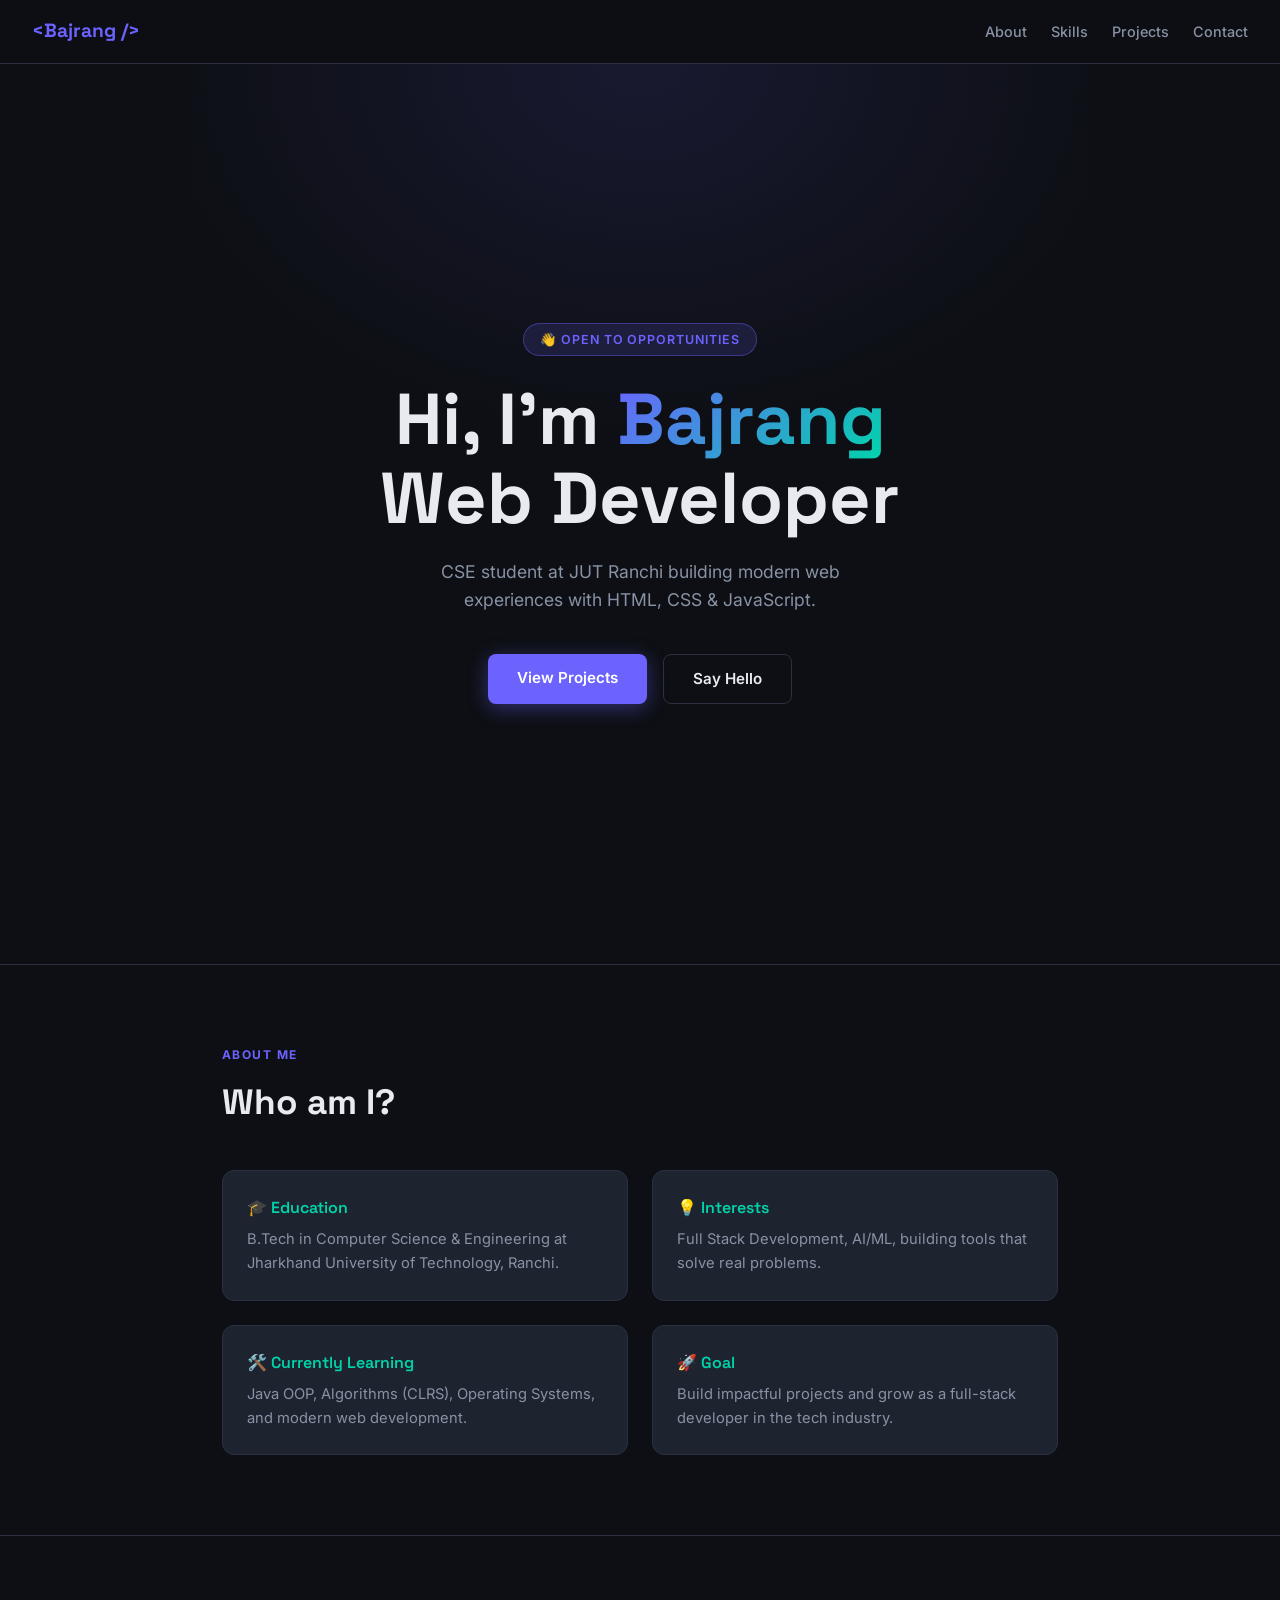
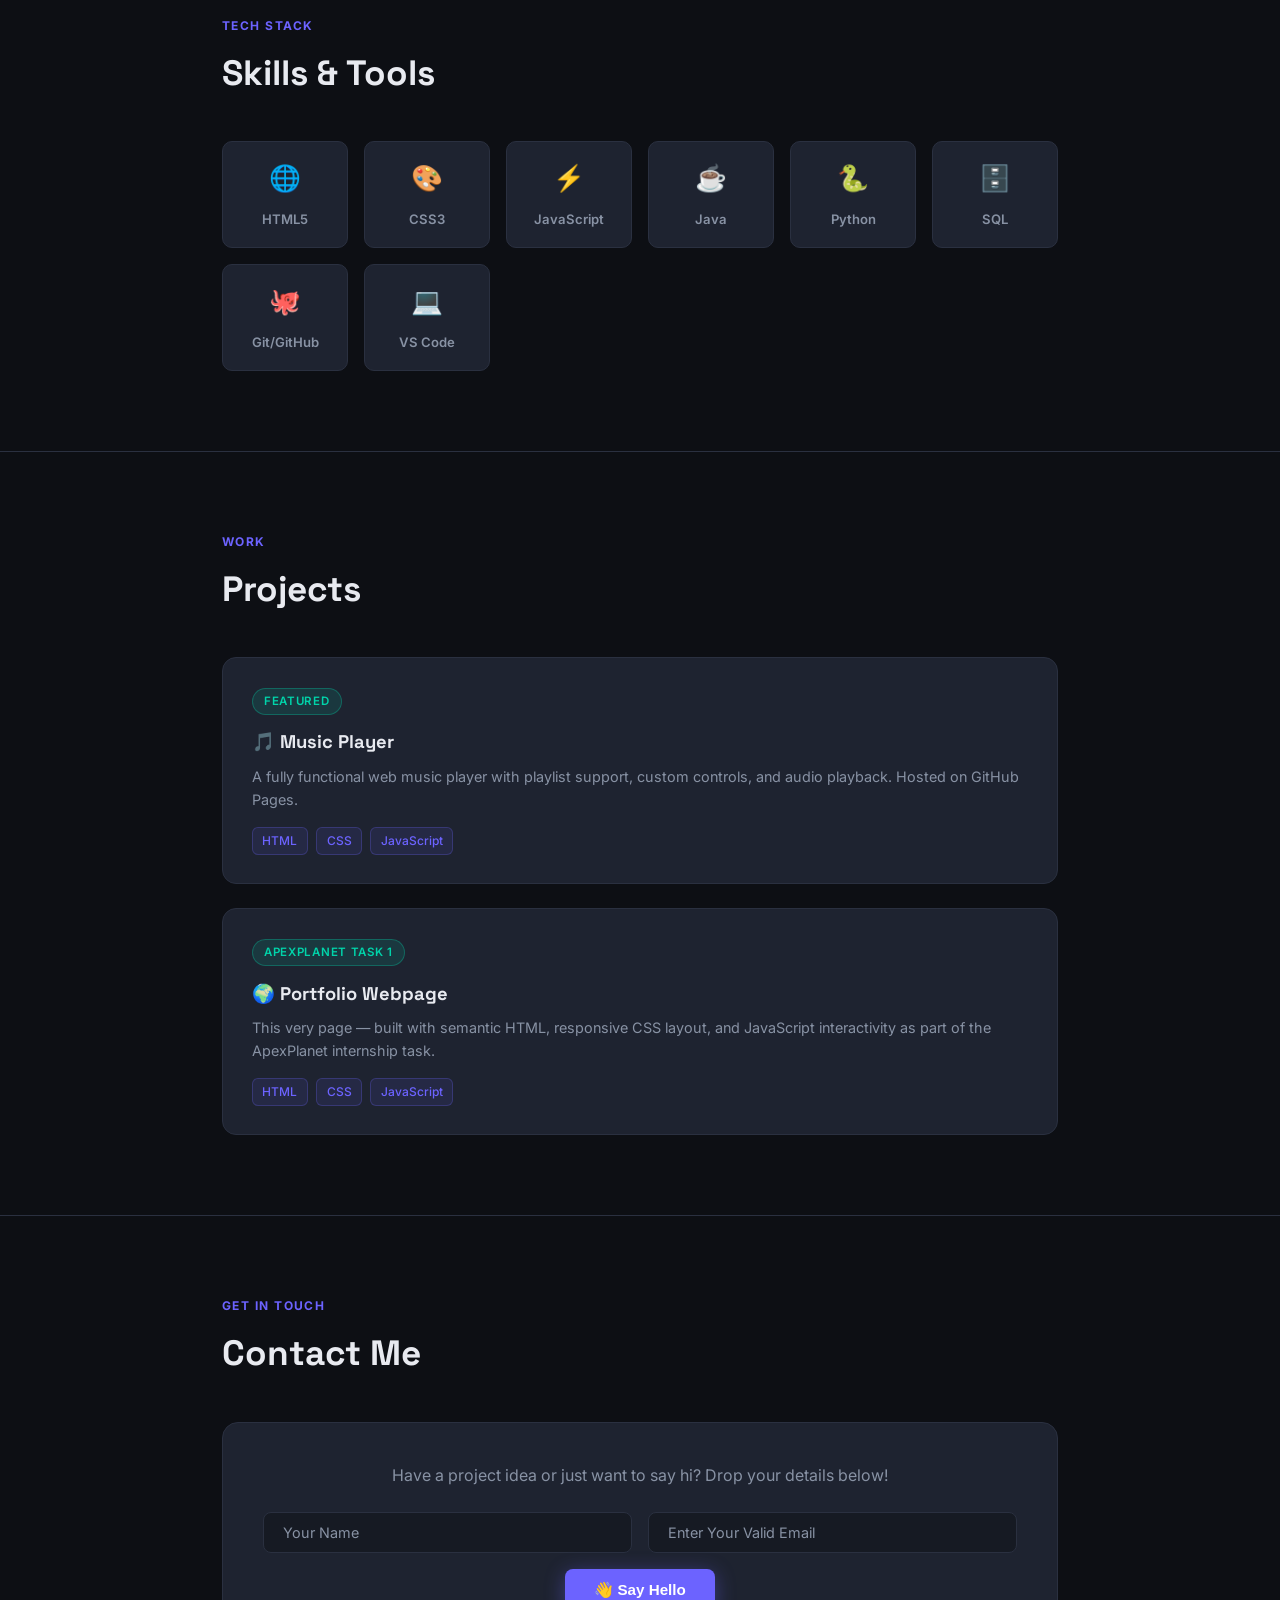
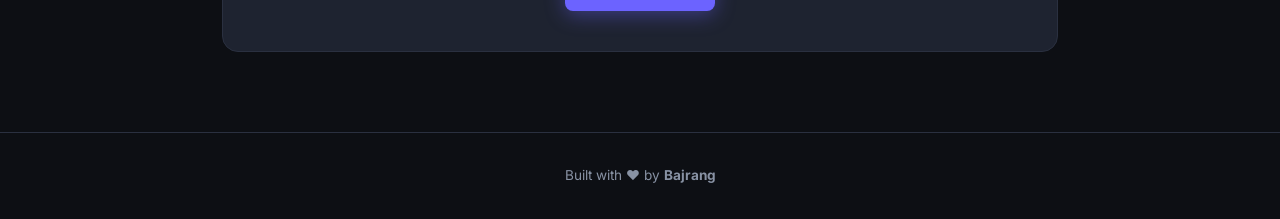
<file: index.html>
<!DOCTYPE html>
<html lang="en">
<head>
  <meta charset="UTF-8" />
  <meta name="viewport" content="width=device-width, initial-scale=1.0"/>
  <title>Bajrang | Web Dev Portfolio</title>
  <link href="https://fonts.googleapis.com/css2?family=Space+Grotesk:wght@400;600;700&family=Inter:wght@400;500&display=swap" rel="stylesheet"/>
  <link rel="stylesheet" href="style.css"/>
</head>
<body>

  <!-- NAV -->
  <nav>
    <a class="nav-logo" href="#">&lt;Bajrang /&gt;</a>
    <ul class="nav-links">
      <li><a href="#about">About</a></li>
      <li><a href="#skills">Skills</a></li>
      <li><a href="#projects">Projects</a></li>
      <li><a href="#contact">Contact</a></li>
    </ul>
  </nav>

  <!-- HERO -->
  <section class="hero">
    <div class="hero-badge">👋 Open to Opportunities</div>
    <h1>Hi, I'm <span>Bajrang</span><br/>Web Developer</h1>
    <p>CSE student at JUT Ranchi building modern web experiences with HTML, CSS & JavaScript.</p>
    <div class="hero-btns">
      <a href="#projects" class="btn btn-primary">View Projects</a>
      <a href="#contact" class="btn btn-outline">Say Hello</a>
    </div>
  </section>

  <hr class="divider"/>

  <!-- ABOUT -->
  <section id="about">
    <div class="section-label">About Me</div>
    <h2 class="section-title">Who am I?</h2>
    <div class="about-grid">
      <div class="about-card">
        <h3>🎓 Education</h3>
        <p>B.Tech in Computer Science & Engineering at Jharkhand University of Technology, Ranchi.</p>
      </div>
      <div class="about-card">
        <h3>💡 Interests</h3>
        <p>Full Stack Development, AI/ML, building tools that solve real problems.</p>
      </div>
      <div class="about-card">
        <h3>🛠️ Currently Learning</h3>
        <p>Java OOP, Algorithms (CLRS), Operating Systems, and modern web development.</p>
      </div>
      <div class="about-card">
        <h3>🚀 Goal</h3>
        <p>Build impactful projects and grow as a full-stack developer in the tech industry.</p>
      </div>
    </div>
  </section>

  <hr class="divider"/>

  <!-- SKILLS -->
  <section id="skills">
    <div class="section-label">Tech Stack</div>
    <h2 class="section-title">Skills & Tools</h2>
    <div class="skills-grid">
      <div class="skill-pill"><div class="icon">🌐</div><span>HTML5</span></div>
      <div class="skill-pill"><div class="icon">🎨</div><span>CSS3</span></div>
      <div class="skill-pill"><div class="icon">⚡</div><span>JavaScript</span></div>
      <div class="skill-pill"><div class="icon">☕</div><span>Java</span></div>
      <div class="skill-pill"><div class="icon">🐍</div><span>Python</span></div>
      <div class="skill-pill"><div class="icon">🗄️</div><span>SQL</span></div>
      <div class="skill-pill"><div class="icon">🐙</div><span>Git/GitHub</span></div>
      <div class="skill-pill"><div class="icon">💻</div><span>VS Code</span></div>
    </div>
  </section>

  <hr class="divider"/>

  <!-- PROJECTS -->
  <section id="projects">
    <div class="section-label">Work</div>
    <h2 class="section-title">Projects</h2>
    <div class="projects-grid">
      <div class="project-card">
        <div class="project-tag">Featured</div>
        <h3>🎵 Music Player</h3>
        <p>A fully functional web music player with playlist support, custom controls, and audio playback. Hosted on GitHub Pages.</p>
        <div class="project-stack">
          <span class="stack-tag">HTML</span>
          <span class="stack-tag">CSS</span>
          <span class="stack-tag">JavaScript</span>
        </div>
      </div>
      <div class="project-card">
        <div class="project-tag">ApexPlanet Task 1</div>
        <h3>🌍 Portfolio Webpage</h3>
        <p>This very page — built with semantic HTML, responsive CSS layout, and JavaScript interactivity as part of the ApexPlanet internship task.</p>
        <div class="project-stack">
          <span class="stack-tag">HTML</span>
          <span class="stack-tag">CSS</span>
          <span class="stack-tag">JavaScript</span>
        </div>
      </div>
    </div>
  </section>

  <hr class="divider"/>

  <!-- CONTACT -->
  <section id="contact">
    <div class="section-label">Get In Touch</div>
    <h2 class="section-title">Contact Me</h2>
    <div class="contact-box">
      <p>Have a project idea or just want to say hi? Drop your details below!</p>
      <div class="input-row">
        <input type="text" id="nameInput" placeholder="Your Name" />
        <input type="email" id="emailInput" placeholder="Enter Your Valid Email" />
      </div>
      <button class="btn btn-primary" onclick="sendGreeting()">👋 Say Hello</button>
    </div>
  </section>

  <!-- FOOTER -->
  <footer>
    <p>Built with ❤️ by <strong>Bajrang</strong> 
    </p>
  </footer>

  <script src="script.js"></script>
</body>
</html>
</file>
<file: style.css>
*, *::before, *::after { box-sizing: border-box; margin: 0; padding: 0; }

:root {
  --bg: #0d0f14;
  --surface: #161a23;
  --card: #1e2330;
  --accent: #6c63ff;
  --accent2: #00d4aa;
  --text: #e8eaf0;
  --muted: #8892a4;
  --border: #2a3040;
}

html { scroll-behavior: smooth; }

body {
  font-family: 'Inter', sans-serif;
  background: var(--bg);
  color: var(--text);
  line-height: 1.6;
}

/* ── NAV ── */
nav {
  position: sticky; top: 0; z-index: 100;
  background: rgba(13,15,20,0.85);
  backdrop-filter: blur(12px);
  border-bottom: 1px solid var(--border);
  padding: 1rem 2rem;
  display: flex; justify-content: space-between; align-items: center;
}
.nav-logo {
  font-family: 'Space Grotesk', sans-serif;
  font-weight: 700; font-size: 1.2rem;
  color: var(--accent);
  text-decoration: none;
}
.nav-links { display: flex; gap: 1.5rem; list-style: none; }
.nav-links a {
  color: var(--muted); text-decoration: none;
  font-size: 0.9rem; font-weight: 500;
  transition: color 0.2s;
}
.nav-links a:hover { color: var(--text); }

/* ── HERO ── */
.hero {
  min-height: 100vh;
  display: flex; flex-direction: column;
  justify-content: center; align-items: center;
  text-align: center;
  padding: 4rem 2rem;
  background: radial-gradient(ellipse 80% 60% at 50% 0%, rgba(108,99,255,0.12) 0%, transparent 70%);
}
.hero-badge {
  display: inline-block;
  background: rgba(108,99,255,0.15);
  border: 1px solid rgba(108,99,255,0.4);
  color: var(--accent);
  padding: 0.35rem 1rem;
  border-radius: 999px;
  font-size: 0.78rem;
  font-weight: 600;
  letter-spacing: 0.08em;
  text-transform: uppercase;
  margin-bottom: 1.5rem;
}
.hero h1 {
  font-family: 'Space Grotesk', sans-serif;
  font-size: clamp(2.4rem, 6vw, 4.5rem);
  font-weight: 700;
  line-height: 1.1;
  margin-bottom: 1.2rem;
}
.hero h1 span {
  background: linear-gradient(135deg, var(--accent), var(--accent2));
  -webkit-background-clip: text;
  -webkit-text-fill-color: transparent;
}
.hero p {
  font-size: 1.1rem;
  color: var(--muted);
  max-width: 500px;
  margin: 0 auto 2.5rem;
}
.hero-btns { display: flex; gap: 1rem; flex-wrap: wrap; justify-content: center; }

/* ── BUTTONS ── */
.btn {
  padding: 0.75rem 1.8rem;
  border-radius: 8px;
  font-size: 0.95rem;
  font-weight: 600;
  cursor: pointer;
  border: none;
  transition: transform 0.15s, box-shadow 0.15s;
  text-decoration: none;
  display: inline-block;
}
.btn:hover { transform: translateY(-2px); }
.btn-primary {
  background: var(--accent);
  color: #fff;
  box-shadow: 0 4px 20px rgba(108,99,255,0.4);
}
.btn-primary:hover { box-shadow: 0 6px 28px rgba(108,99,255,0.55); }
.btn-outline {
  background: transparent;
  color: var(--text);
  border: 1px solid var(--border);
}
.btn-outline:hover { border-color: var(--accent); color: var(--accent); }

/* ── SECTIONS ── */
section { padding: 5rem 2rem; max-width: 900px; margin: 0 auto; }
.section-label {
  font-size: 0.75rem;
  font-weight: 700;
  letter-spacing: 0.12em;
  text-transform: uppercase;
  color: var(--accent);
  margin-bottom: 0.6rem;
}
.section-title {
  font-family: 'Space Grotesk', sans-serif;
  font-size: clamp(1.6rem, 3.5vw, 2.2rem);
  font-weight: 700;
  margin-bottom: 2.5rem;
}

/* ── ABOUT ── */
.about-grid {
  display: grid;
  grid-template-columns: 1fr 1fr;
  gap: 1.5rem;
}
.about-card {
  background: var(--card);
  border: 1px solid var(--border);
  border-radius: 12px;
  padding: 1.5rem;
}
.about-card h3 {
  font-family: 'Space Grotesk', sans-serif;
  font-size: 1rem;
  font-weight: 600;
  color: var(--accent2);
  margin-bottom: 0.5rem;
}
.about-card p { font-size: 0.92rem; color: var(--muted); }

/* ── SKILLS ── */
.skills-grid {
  display: grid;
  grid-template-columns: repeat(auto-fit, minmax(120px, 1fr));
  gap: 1rem;
}
.skill-pill {
  background: var(--card);
  border: 1px solid var(--border);
  border-radius: 10px;
  padding: 1rem;
  text-align: center;
  transition: border-color 0.2s, transform 0.2s;
}
.skill-pill:hover { border-color: var(--accent); transform: translateY(-3px); }
.skill-pill .icon { font-size: 1.6rem; margin-bottom: 0.4rem; }
.skill-pill span { font-size: 0.82rem; font-weight: 600; color: var(--muted); }

/* ── PROJECTS ── */
.projects-grid { display: grid; gap: 1.5rem; }
.project-card {
  background: var(--card);
  border: 1px solid var(--border);
  border-radius: 14px;
  padding: 1.8rem;
  transition: border-color 0.2s, transform 0.2s;
}
.project-card:hover { border-color: var(--accent); transform: translateY(-3px); }
.project-tag {
  display: inline-block;
  background: rgba(0,212,170,0.12);
  color: var(--accent2);
  border: 1px solid rgba(0,212,170,0.3);
  padding: 0.2rem 0.7rem;
  border-radius: 999px;
  font-size: 0.72rem;
  font-weight: 600;
  letter-spacing: 0.06em;
  text-transform: uppercase;
  margin-bottom: 0.8rem;
}
.project-card h3 {
  font-family: 'Space Grotesk', sans-serif;
  font-size: 1.15rem;
  font-weight: 700;
  margin-bottom: 0.5rem;
}
.project-card p { font-size: 0.9rem; color: var(--muted); margin-bottom: 1rem; }
.project-stack { display: flex; gap: 0.5rem; flex-wrap: wrap; }
.stack-tag {
  background: rgba(108,99,255,0.1);
  color: var(--accent);
  border: 1px solid rgba(108,99,255,0.25);
  padding: 0.2rem 0.6rem;
  border-radius: 6px;
  font-size: 0.75rem;
  font-weight: 500;
}

/* ── CONTACT ── */
.contact-box {
  background: var(--card);
  border: 1px solid var(--border);
  border-radius: 16px;
  padding: 2.5rem;
  text-align: center;
}
.contact-box p { color: var(--muted); margin-bottom: 1.5rem; }
.input-row {
  display: flex; gap: 1rem; flex-wrap: wrap;
  justify-content: center; margin-bottom: 1rem;
}
.contact-box input {
  background: var(--surface);
  border: 1px solid var(--border);
  color: var(--text);
  padding: 0.7rem 1.2rem;
  border-radius: 8px;
  font-size: 0.9rem;
  font-family: 'Inter', sans-serif;
  outline: none;
  flex: 1; min-width: 200px;
  transition: border-color 0.2s;
}
.contact-box input:focus { border-color: var(--accent); }
.contact-box input::placeholder { color: var(--muted); }

/* ── DIVIDER ── */
.divider { border: none; border-top: 1px solid var(--border); margin: 0; }

/* ── FOOTER ── */
footer {
  text-align: center;
  padding: 2rem;
  border-top: 1px solid var(--border);
  color: var(--muted);
  font-size: 0.85rem;
}
footer a { color: var(--accent); text-decoration: none; }

/* ── RESPONSIVE ── */
@media (max-width: 600px) {
  .about-grid { grid-template-columns: 1fr; }
  nav { padding: 0.8rem 1.2rem; }
  .nav-links { gap: 1rem; }
}
</file>
